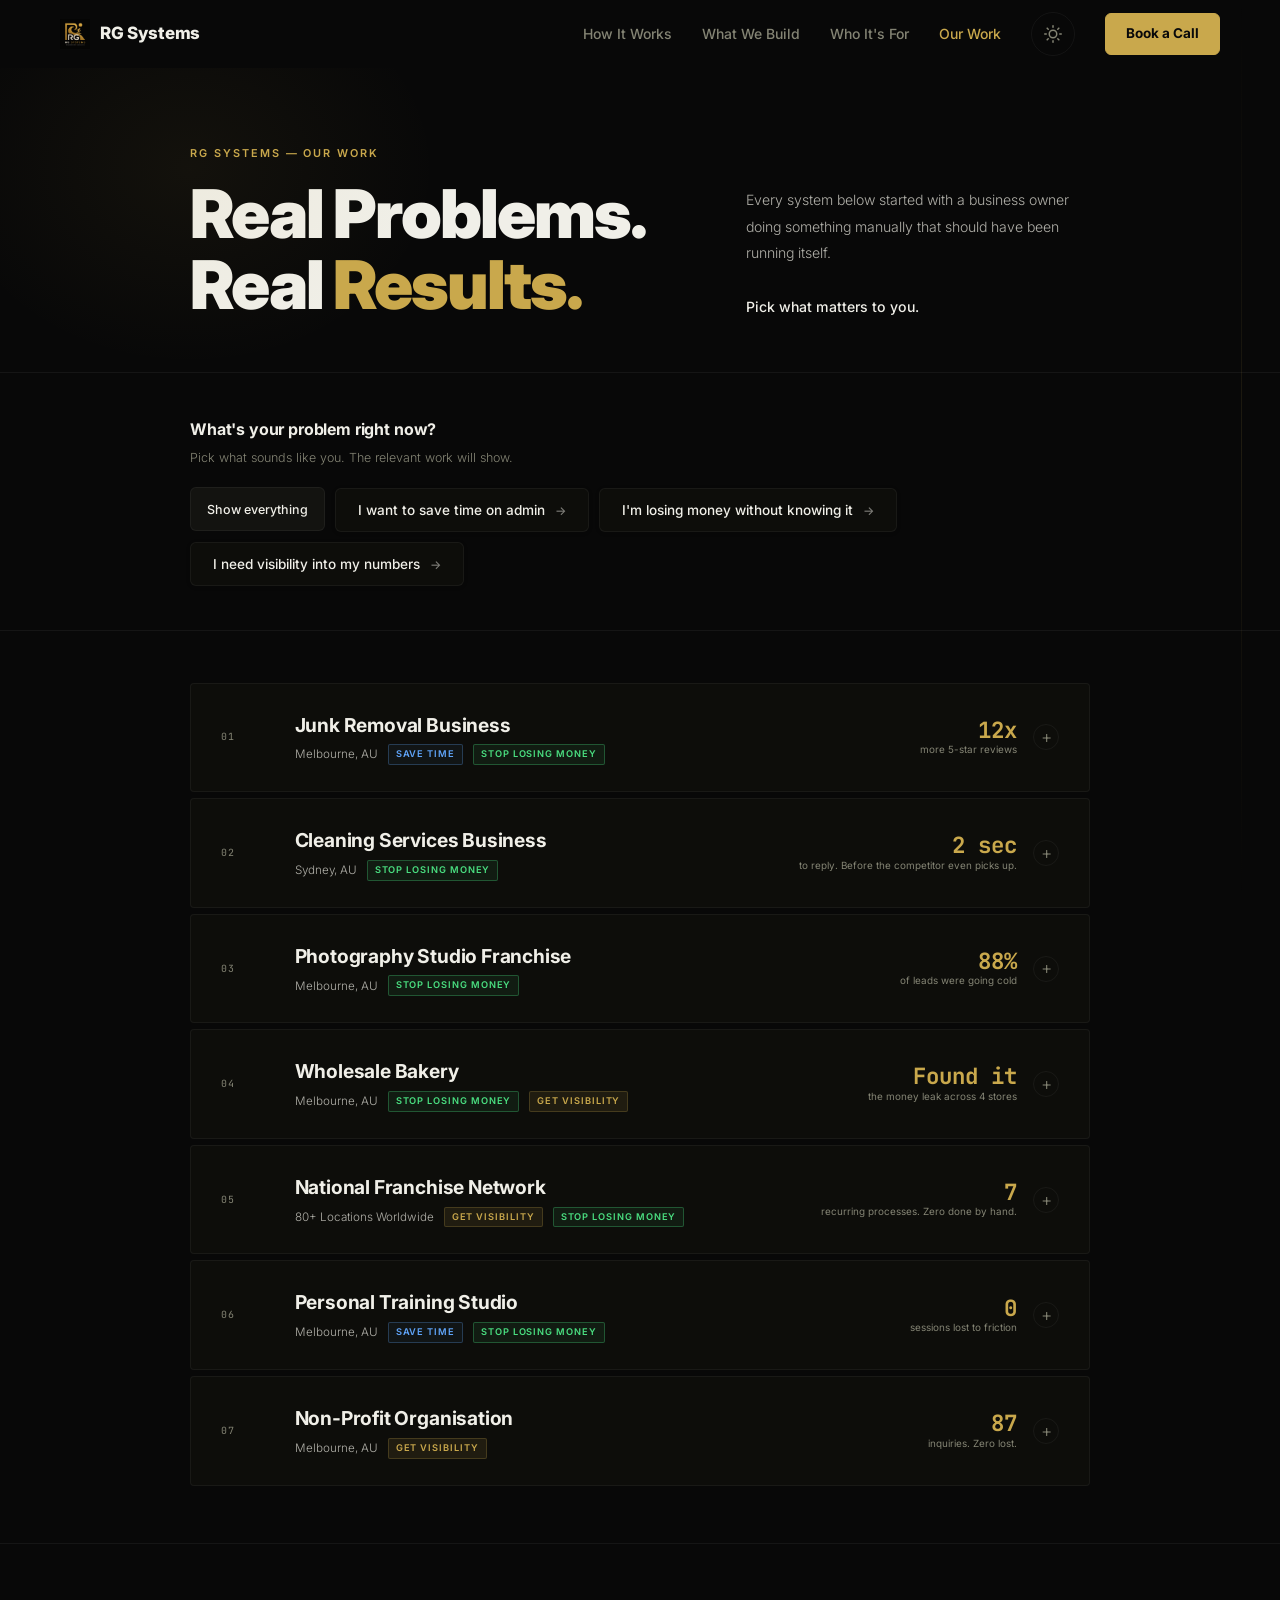
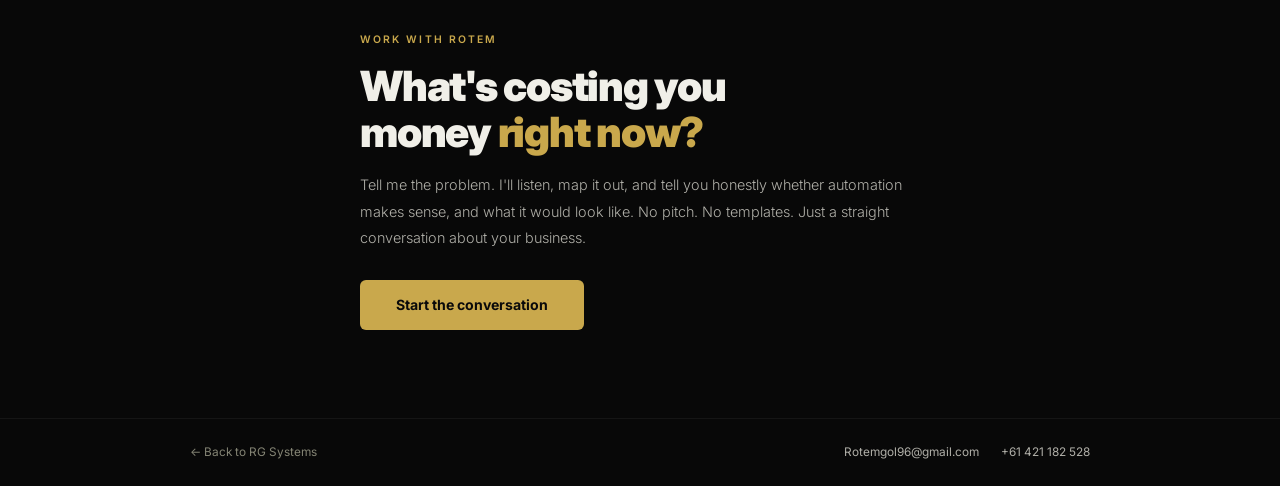
<file: portfolio/index.html>
<!DOCTYPE html>
<html lang="en" data-theme="dark">
<head>
<meta charset="UTF-8">
<meta name="viewport" content="width=device-width, initial-scale=1.0">
<title>Our Work | RG Systems</title>
<meta name="description" content="Real automation systems built for real businesses. See what RG Systems has delivered — and what it meant in time, money, and clarity.">
<link rel="preconnect" href="https://fonts.googleapis.com">
<link rel="preconnect" href="https://fonts.gstatic.com" crossorigin>
<link href="https://fonts.googleapis.com/css2?family=Inter:wght@300;400;500;600;700;800;900&family=JetBrains+Mono:wght@400;700&display=swap" rel="stylesheet">
<style>
  /* ── TOKENS ── */
  :root {
    --bg: #080808;
    --bg2: #0d0d0a;
    --bg3: #131310;
    --stat-bg: #05050a;
    --border: rgba(255,255,255,0.05);
    --accent: #c9a84c;
    --accent-dim: rgba(201,168,76,0.10);
    --accent-border: rgba(201,168,76,0.22);
    --red: #c0392b;
    --green: #4ade80;
    --text: #f0efe8;
    --muted: #848474;
    --muted2: #b0afa8;
    --max: 900px;
    --pad: clamp(24px, 6vw, 80px);
    --nav-h: 68px;
  }
  [data-theme="light"] {
    --bg: #f2efe6;
    --bg2: #faf8f2;
    --bg3: #f4f1e8;
    --stat-bg: #eae7de;
    --border: rgba(0,0,0,0.09);
    --accent: #7a5410;
    --accent-dim: rgba(138,96,16,0.08);
    --accent-border: rgba(138,96,16,0.3);
    --red: #dc2626;
    --green: #15803d;
    --text: #1c1a10;
    --muted: #58564a;
    --muted2: #3a3830;
  }

  *, *::before, *::after { box-sizing: border-box; margin: 0; padding: 0; }
  html { scroll-behavior: smooth; }
  body {
    background: var(--bg);
    color: var(--text);
    font-family: 'Inter', sans-serif;
    font-size: 16px;
    line-height: 1.6;
    overflow-x: hidden;
    padding-top: var(--nav-h);
  }
  a { color: inherit; text-decoration: none; }

  /* ── NAVBAR ── */
  #navbar {
    position: fixed;
    top: 0; left: 0; right: 0;
    z-index: 200;
    padding: 0 28px;
    transition: background 0.3s, box-shadow 0.3s;
  }
  #navbar.scrolled {
    background: rgba(8,8,8,0.90);
    backdrop-filter: blur(14px);
    -webkit-backdrop-filter: blur(14px);
    box-shadow: 0 1px 0 var(--border);
  }
  [data-theme="light"] #navbar.scrolled {
    background: rgba(242,239,230,0.92);
  }
  .nav-inner {
    max-width: 1160px;
    margin: 0 auto;
    height: var(--nav-h);
    display: flex;
    align-items: center;
    justify-content: space-between;
  }
  .nav-logo {
    display: flex; align-items: center; gap: 10px;
    font-size: 17px; font-weight: 800;
    letter-spacing: -0.01em; color: var(--text);
  }
  .logo-img { height: 30px; width: auto; }
  .nav-links {
    display: flex; align-items: center; gap: 30px;
  }
  .nav-links a:not(.btn) {
    font-size: 14px; font-weight: 500;
    color: var(--muted); transition: color 0.2s;
  }
  .nav-links a:not(.btn):hover { color: var(--text); }
  .nav-links a.active { color: var(--accent); }
  .theme-toggle {
    display: flex; align-items: center; justify-content: center;
    width: 44px; height: 44px; border-radius: 50%;
    background: none; border: 1px solid var(--border);
    cursor: pointer; color: var(--muted);
    transition: border-color 0.2s, color 0.2s;
    flex-shrink: 0;
  }
  .theme-toggle:hover { border-color: var(--accent-border); color: var(--accent); }
  [data-theme="dark"]  .icon-sun  { display: block; }
  [data-theme="dark"]  .icon-moon { display: none;  }
  [data-theme="light"] .icon-sun  { display: none;  }
  [data-theme="light"] .icon-moon { display: block; }
  .btn {
    display: inline-flex; align-items: center; justify-content: center;
    font-family: 'Inter', sans-serif; font-weight: 700;
    border-radius: 6px; cursor: pointer;
    transition: background 0.18s, border-color 0.18s, color 0.18s, transform 0.15s;
    border: 1px solid transparent; white-space: nowrap; text-decoration: none;
  }
  .btn-sm { padding: 9px 20px; font-size: 13.5px; }
  .btn-primary { background: var(--accent); color: #09090a; border-color: var(--accent); }
  .btn-primary:hover { opacity: 0.88; transform: translateY(-1px); }
  [data-theme="light"] .btn-primary { background: #5C4A0E; color: #fff; border-color: #5C4A0E; }
  [data-theme="light"] .btn-primary:hover { background: #4a3a08; }
  .nav-toggle {
    display: none; flex-direction: column;
    justify-content: center; gap: 5px;
    background: none; border: none; cursor: pointer; padding: 6px;
  }
  .nav-toggle span {
    display: block; width: 22px; height: 2px;
    background: var(--text); border-radius: 2px;
    transition: transform 0.3s, opacity 0.3s;
  }
  .nav-toggle.active span:nth-child(1) { transform: translateY(7px) rotate(45deg); }
  .nav-toggle.active span:nth-child(2) { opacity: 0; }
  .nav-toggle.active span:nth-child(3) { transform: translateY(-7px) rotate(-45deg); }

  /* ── VERTICAL ACCENT LINE ── */
  body::after {
    content: '';
    position: fixed; top: 0; right: clamp(14px,3vw,44px);
    width: 1px; height: 100vh;
    background: linear-gradient(to bottom, transparent 0%, rgba(201,168,76,0.06) 30%, rgba(201,168,76,0.12) 50%, rgba(201,168,76,0.06) 70%, transparent 100%);
    pointer-events: none;
  }

  /* ── PAGE HEADER ── */
  .page-header {
    border-bottom: 1px solid var(--border);
    padding: clamp(40px,6vw,80px) var(--pad) clamp(28px,4vw,56px);
    position: relative; overflow: hidden;
  }
  .page-header::before {
    content: '';
    position: absolute; top: -100px; left: -60px;
    width: 500px; height: 400px;
    background: radial-gradient(ellipse, rgba(201,168,76,0.06) 0%, transparent 70%);
    pointer-events: none;
  }
  .header-inner {
    max-width: var(--max); margin: 0 auto;
    display: grid; grid-template-columns: 1.2fr 0.8fr;
    gap: 40px; align-items: flex-end;
  }
  .header-eyebrow {
    font-size: 0.68rem; letter-spacing: 0.18em;
    text-transform: uppercase; color: var(--accent);
    font-weight: 600; margin-bottom: 16px;
  }
  h1 {
    font-weight: 900;
    font-size: clamp(2.2rem, 5.5vw, 4.2rem);
    line-height: 1.06; letter-spacing: -0.03em;
  }
  h1 em { font-style: normal; color: var(--accent); }
  .header-desc {
    color: var(--muted2); font-size: 0.88rem;
    line-height: 1.9; font-weight: 300;
  }
  .header-desc strong { color: var(--text); font-weight: 500; }

  /* ── FILTER ── */
  .filter-section {
    border-bottom: 1px solid var(--border);
    padding: clamp(24px,4vw,44px) var(--pad);
  }
  .filter-inner { max-width: var(--max); margin: 0 auto; }
  .filter-question {
    font-size: 1rem; font-weight: 700;
    color: var(--text); margin-bottom: 6px; letter-spacing: -0.01em;
  }
  .filter-hint {
    font-size: 0.78rem; color: var(--muted);
    font-weight: 300; margin-bottom: 20px;
  }
  .filter-btns { display: flex; gap: 10px; flex-wrap: wrap; }
  .filter-btn {
    display: inline-flex; align-items: center; gap: 10px;
    padding: 13px 22px;
    border: 1px solid var(--border);
    border-radius: 6px;
    background: var(--bg2);
    color: var(--text);
    font-family: 'Inter', sans-serif;
    font-size: 0.85rem; font-weight: 500;
    cursor: pointer; transition: all 0.18s;
    white-space: nowrap;
    box-shadow: 0 1px 4px rgba(0,0,0,0.14);
  }
  .filter-btn:hover {
    border-color: var(--accent);
    background: var(--accent-dim);
    color: var(--accent);
    transform: translateY(-2px);
    box-shadow: 0 4px 16px rgba(0,0,0,0.18);
  }
  .filter-btn.active {
    border-color: var(--accent);
    background: var(--accent-dim);
    color: var(--accent);
    box-shadow: 0 0 0 1px var(--accent), 0 4px 14px rgba(201,168,76,0.15);
    transform: translateY(-1px);
  }
  .filter-btn .arrow { font-size: 0.75rem; opacity: 0.5; transition: opacity 0.18s, transform 0.18s; }
  .filter-btn:hover .arrow, .filter-btn.active .arrow { opacity: 1; transform: translateX(2px); }
  .filter-btn[data-cat="all"] {
    background: transparent; color: var(--muted); box-shadow: none;
    font-size: 0.78rem; padding: 11px 16px;
  }
  .filter-btn[data-cat="all"].active {
    background: var(--bg3); color: var(--text);
    border-color: var(--border); box-shadow: none;
  }

  /* ── PROJECTS ── */
  .projects-section { padding: clamp(28px,4vw,56px) var(--pad); }
  .projects-inner { max-width: var(--max); margin: 0 auto; }

  .project-card {
    border: 1px solid var(--border);
    border-radius: 4px; background: var(--bg2);
    margin-bottom: 6px; cursor: pointer;
    transition: border-color 0.2s, opacity 0.3s, transform 0.2s;
    overflow: hidden;
  }
  .project-card:hover { border-color: var(--accent-border); transform: translateY(-1px); }
  .project-card.open { border-color: rgba(201,168,76,0.35); transform: none; }
  .project-card.hidden { opacity: 0.15; pointer-events: none; transform: none; }

  .card-header {
    display: grid; grid-template-columns: 48px 1fr auto;
    align-items: center; gap: clamp(12px,2vw,28px);
    padding: clamp(16px,2.5vw,26px) clamp(16px,3vw,30px);
    transition: background 0.2s;
  }
  .project-card:hover .card-header,
  .project-card.open .card-header { background: rgba(255,255,255,0.015); }
  [data-theme="light"] .project-card:hover .card-header,
  [data-theme="light"] .project-card.open .card-header { background: rgba(0,0,0,0.02); }

  .card-num {
    font-family: 'JetBrains Mono', monospace;
    font-size: 0.62rem; color: var(--muted); letter-spacing: 0.1em;
  }
  .card-info h2 {
    font-size: clamp(0.95rem,1.8vw,1.2rem);
    font-weight: 700; letter-spacing: -0.01em; margin-bottom: 4px;
  }
  .card-sub {
    font-size: 0.73rem; color: var(--muted2); font-weight: 300;
    display: flex; align-items: center; gap: 10px; flex-wrap: wrap;
  }
  .cat-badge {
    font-size: 0.58rem; letter-spacing: 0.1em;
    text-transform: uppercase; font-weight: 600;
    padding: 2px 7px; border-radius: 2px; border: 1px solid; white-space: nowrap;
  }
  .cat-badge.time    { color: #60a5fa; border-color: #60a5fa44; background: #60a5fa0d; }
  .cat-badge.revenue { color: var(--green); border-color: rgba(74,222,128,0.3); background: rgba(74,222,128,0.07); }
  .cat-badge.structure { color: var(--accent); border-color: var(--accent-border); background: var(--accent-dim); }
  [data-theme="light"] .cat-badge.time { color: #2563eb; border-color: #2563eb44; background: #2563eb0d; }
  [data-theme="light"] .cat-badge.revenue { color: #15803d; border-color: rgba(21,128,61,0.3); background: rgba(21,128,61,0.07); }

  .card-right { display: flex; align-items: center; gap: 16px; }
  .card-metric { text-align: right; }
  .card-metric-val {
    font-family: 'JetBrains Mono', monospace;
    font-size: clamp(1rem,2.2vw,1.4rem);
    font-weight: 700; color: var(--accent); line-height: 1;
  }
  .card-metric-lbl { font-size: 0.62rem; color: var(--muted); margin-top: 3px; line-height: 1.2; }
  .expand-icon {
    width: 26px; height: 26px; border: 1px solid var(--border);
    border-radius: 50%; display: flex; align-items: center; justify-content: center;
    color: var(--muted); font-size: 1.1rem; font-weight: 300;
    transition: all 0.3s; flex-shrink: 0;
  }
  .project-card.open .expand-icon {
    border-color: var(--accent); color: var(--accent);
    background: var(--accent-dim); transform: rotate(45deg);
  }

  /* ── CARD BODY ── */
  .card-body { display: none; border-top: 1px solid var(--border); }
  .card-body.open {
    display: block;
    animation: bodyIn 0.35s cubic-bezier(0.22,1,0.36,1) forwards;
  }
  @keyframes bodyIn {
    from { opacity: 0; transform: translateY(-6px); }
    to   { opacity: 1; transform: translateY(0); }
  }

  /* ── STAT BLOCK ── */
  .stat-block {
    display: grid; grid-template-columns: 1fr 60px 1fr;
    align-items: center; background: var(--stat-bg);
    border-bottom: 1px solid var(--border);
    padding: clamp(22px,3vw,38px) clamp(18px,3vw,38px);
  }
  .stat-state {
    font-size: 0.62rem; letter-spacing: 0.18em;
    text-transform: uppercase; font-weight: 700; margin-bottom: 10px;
  }
  .stat-side.before .stat-state { color: var(--red); }
  .stat-side.after  .stat-state { color: var(--green); }
  .stat-val {
    font-family: 'JetBrains Mono', monospace;
    font-size: clamp(1.8rem, 5vw, 3rem);
    font-weight: 700; line-height: 1; margin-bottom: 10px;
  }
  .stat-side.before .stat-val { color: var(--red); }
  .stat-side.after  .stat-val { color: var(--accent); text-shadow: 0 0 28px rgba(201,168,76,0.35); }
  [data-theme="light"] .stat-side.after .stat-val { text-shadow: 0 0 16px rgba(122,84,16,0.2); }
  .stat-desc { font-size: 0.78rem; color: var(--muted); font-weight: 300; line-height: 1.5; max-width: 280px; }
  .stat-arrow { text-align: center; font-size: 1.2rem; color: var(--muted); opacity: 0.4; font-weight: 300; }

  .card-body.open .stat-side.before { animation: statFade 0.4s ease 0.1s both; }
  .card-body.open .stat-arrow       { animation: statFade 0.3s ease 0.32s both; }
  .card-body.open .stat-side.after  { animation: statFade 0.4s ease 0.48s both; }
  @keyframes statFade {
    from { opacity: 0; transform: translateY(12px); }
    to   { opacity: 1; transform: translateY(0); }
  }

  /* ── VALUE BAR ── */
  .value-bar {
    display: flex; align-items: flex-start; gap: 14px;
    padding: 14px clamp(18px,3vw,38px);
    background: rgba(74,222,128,0.05);
    border-bottom: 1px solid rgba(74,222,128,0.12);
  }
  [data-theme="light"] .value-bar { background: rgba(21,128,61,0.06); border-color: rgba(21,128,61,0.16); }
  .value-bar-icon { font-size: 0.85rem; line-height: 1.7; flex-shrink: 0; }
  .value-bar-txt { font-size: 0.82rem; color: #a8d5b0; font-weight: 400; line-height: 1.65; }
  .value-bar-txt strong { color: #4ade80; font-weight: 600; }
  [data-theme="light"] .value-bar-txt { color: #2d5a3d; }
  [data-theme="light"] .value-bar-txt strong { color: #15803d; }
  .card-body.open .value-bar { animation: statFade 0.4s ease 0.65s both; }

  /* ── BODY TEXT ── */
  .body-text {
    display: grid; grid-template-columns: repeat(3,1fr);
    gap: 1px; background: var(--border);
    border-bottom: 1px solid var(--border);
  }
  .body-cell { background: var(--bg3); padding: clamp(16px,2.5vw,24px); }
  .cell-lbl {
    font-size: 0.6rem; letter-spacing: 0.18em;
    text-transform: uppercase; color: var(--accent);
    font-weight: 600; margin-bottom: 10px;
  }
  .cell-txt { font-size: 0.83rem; color: var(--muted2); line-height: 1.7; font-weight: 300; }
  .result-highlight {
    display: inline-block; margin-top: 10px;
    font-family: 'JetBrains Mono', monospace;
    font-size: 0.78rem; color: var(--green);
    font-weight: 700; letter-spacing: 0.02em;
  }

  /* ── CARD FOOTER ── */
  .card-footer {
    display: flex; align-items: center; justify-content: space-between;
    flex-wrap: wrap; gap: 12px;
    padding: 12px clamp(16px,3vw,30px);
    background: var(--bg3);
  }
  .tags { display: flex; gap: 6px; flex-wrap: wrap; }
  .tag {
    font-size: 0.6rem; letter-spacing: 0.07em;
    text-transform: uppercase; padding: 3px 9px;
    border-radius: 2px; font-weight: 500;
    border: 1px solid var(--border); color: var(--muted);
  }
  .tag.first { border-color: var(--accent-border); color: var(--accent); background: var(--accent-dim); }
  .visit-link {
    font-size: 0.7rem; color: var(--accent);
    text-decoration: none; font-weight: 500;
    border: 1px solid var(--accent-border);
    padding: 4px 12px; border-radius: 2px;
    background: var(--accent-dim); transition: all 0.2s; white-space: nowrap;
  }
  .visit-link:hover { opacity: 0.8; }
  .footer-right { display: flex; align-items: center; gap: 12px; }
  .client-name { font-size: 0.7rem; color: var(--muted); font-weight: 400; font-style: italic; }

  /* ── EMPTY STATE ── */
  .no-match { display: none; text-align: center; padding: 60px 20px; color: var(--muted); font-size: 0.9rem; }
  .no-match.visible { display: block; }

  /* ── CTA ── */
  .cta-section { border-top: 1px solid var(--border); padding: clamp(48px,7vw,88px) var(--pad); }
  .cta-inner { max-width: 560px; margin: 0 auto; }
  .cta-eyebrow { font-size: 0.65rem; letter-spacing: 0.2em; text-transform: uppercase; color: var(--accent); font-weight: 600; margin-bottom: 16px; }
  .cta-heading { font-weight: 900; font-size: clamp(1.6rem,4vw,2.6rem); line-height: 1.1; letter-spacing: -0.03em; margin-bottom: 16px; }
  .cta-heading em { font-style: normal; color: var(--accent); }
  .cta-body { color: var(--muted2); font-size: 0.9rem; line-height: 1.85; font-weight: 300; margin-bottom: 28px; }
  .cta-btn {
    display: inline-block; font-size: 0.88rem; font-weight: 700;
    color: #09090a; text-decoration: none;
    background: var(--accent); padding: 14px 36px;
    border-radius: 6px; transition: all 0.2s;
  }
  [data-theme="light"] .cta-btn { background: #5C4A0E; color: #fff; }
  .cta-btn:hover { opacity: 0.88; transform: translateY(-1px); box-shadow: 0 6px 24px rgba(201,168,76,0.25); }

  /* ── PAGE FOOTER ── */
  .page-footer { border-top: 1px solid var(--border); padding: 24px var(--pad); }
  .footer-inner {
    max-width: var(--max); margin: 0 auto;
    display: flex; justify-content: space-between;
    align-items: center; flex-wrap: wrap; gap: 14px;
  }
  .footer-links { display: flex; gap: 22px; flex-wrap: wrap; }
  .footer-link { color: var(--muted2); font-size: 0.74rem; text-decoration: none; transition: color 0.2s; }
  .footer-link:hover { color: var(--accent); }

  /* ── RESPONSIVE ── */
  @media (max-width: 768px) {
    .header-inner { grid-template-columns: 1fr; gap: 20px; }
    .card-header { grid-template-columns: 1fr auto; }
    .card-num { display: none; }
    .cat-badge { display: none; }
    .body-text { grid-template-columns: 1fr; }
    .stat-block { grid-template-columns: 1fr; gap: 20px; }
    .stat-arrow { text-align: left; font-size: 1.5rem; }
    .card-metric { display: none; }
    .filter-btns { gap: 8px; }
    .filter-btn { font-size: 0.78rem; padding: 9px 14px; }
    .nav-links { display: none; flex-direction: column; position: absolute; top: var(--nav-h); left: 0; right: 0; background: rgba(8,8,8,0.96); padding: 20px 28px; gap: 16px; }
    .nav-links.open { display: flex; }
    [data-theme="light"] .nav-links { background: rgba(242,239,230,0.97); }
    .nav-toggle { display: flex; }
  }
</style>
</head>
<body>

<!-- ── NAV ── -->
<nav id="navbar" aria-label="Main navigation">
  <div class="nav-inner">
    <a href="../" class="nav-logo">
      <img src="../assets/logo.png" alt="RG Systems logo" class="logo-img" onerror="this.style.display='none'">
      RG Systems
    </a>
    <div class="nav-links" id="nav-links">
      <a href="../#process">How It Works</a>
      <a href="../#services">What We Build</a>
      <a href="../#qualify">Who It's For</a>
      <a href="./" class="active">Our Work</a>
      <button class="theme-toggle" id="theme-toggle" aria-label="Toggle light/dark mode">
        <svg class="icon-sun" width="18" height="18" viewBox="0 0 24 24" fill="none" stroke="currentColor" stroke-width="2" stroke-linecap="round" stroke-linejoin="round" aria-hidden="true">
          <circle cx="12" cy="12" r="5"/>
          <line x1="12" y1="1" x2="12" y2="3"/><line x1="12" y1="21" x2="12" y2="23"/>
          <line x1="4.22" y1="4.22" x2="5.64" y2="5.64"/><line x1="18.36" y1="18.36" x2="19.78" y2="19.78"/>
          <line x1="1" y1="12" x2="3" y2="12"/><line x1="21" y1="12" x2="23" y2="12"/>
          <line x1="4.22" y1="19.78" x2="5.64" y2="18.36"/><line x1="18.36" y1="5.64" x2="19.78" y2="4.22"/>
        </svg>
        <svg class="icon-moon" width="18" height="18" viewBox="0 0 24 24" fill="none" stroke="currentColor" stroke-width="2" stroke-linecap="round" stroke-linejoin="round" aria-hidden="true">
          <path d="M21 12.79A9 9 0 1 1 11.21 3 7 7 0 0 0 21 12.79z"/>
        </svg>
      </button>
      <a href="../discovery-form.html" class="btn btn-primary btn-sm">Book a Call</a>
    </div>
    <button class="nav-toggle" id="nav-toggle" aria-label="Toggle menu" aria-expanded="false">
      <span></span><span></span><span></span>
    </button>
  </div>
</nav>

<!-- ── PAGE HEADER ── -->
<header class="page-header">
  <div class="header-inner">
    <div>
      <div class="header-eyebrow">RG Systems — Our Work</div>
      <h1>Real Problems.<br>Real <em>Results.</em></h1>
    </div>
    <div class="header-desc">
      Every system below started with a business owner doing something manually that should have been running itself.<br><br>
      <strong>Pick what matters to you.</strong>
    </div>
  </div>
</header>

<!-- ── FILTER ── -->
<div class="filter-section">
  <div class="filter-inner">
    <div class="filter-question">What's your problem right now?</div>
    <div class="filter-hint">Pick what sounds like you. The relevant work will show.</div>
    <div class="filter-btns">
      <button class="filter-btn active" data-cat="all">Show everything</button>
      <button class="filter-btn" data-cat="time">I want to save time on admin <span class="arrow">→</span></button>
      <button class="filter-btn" data-cat="revenue">I'm losing money without knowing it <span class="arrow">→</span></button>
      <button class="filter-btn" data-cat="structure">I need visibility into my numbers <span class="arrow">→</span></button>
    </div>
  </div>
</div>

<!-- ── PROJECTS ── -->
<div class="projects-section">
  <div class="projects-inner">
    <div id="projects-list"></div>
    <div class="no-match" id="no-match">No case studies in this category yet.</div>
  </div>
</div>

<!-- ── CTA ── -->
<section class="cta-section">
  <div class="cta-inner">
    <div class="cta-eyebrow">Work with Rotem</div>
    <h2 class="cta-heading">What's costing you<br>money <em>right now?</em></h2>
    <p class="cta-body">Tell me the problem. I'll listen, map it out, and tell you honestly whether automation makes sense, and what it would look like. No pitch. No templates. Just a straight conversation about your business.</p>
    <a href="https://mail.google.com/mail/?view=cm&to=Rotemgol96@gmail.com&su=I%20want%20to%20talk%20about%20my%20business&body=Hi%20Rotem%2C%0A%0AHere%27s%20what%27s%20costing%20me%20time%3A%0A" target="_blank" rel="noopener" class="cta-btn">Start the conversation</a>
  </div>
</section>

<!-- ── FOOTER ── -->
<footer class="page-footer">
  <div class="footer-inner">
    <a href="../" style="color:var(--muted);font-size:0.74rem;">← Back to RG Systems</a>
    <div class="footer-links">
      <a href="mailto:Rotemgol96@gmail.com" class="footer-link">Rotemgol96@gmail.com</a>
      <a href="tel:+61421182528" class="footer-link">+61 421 182 528</a>
    </div>
  </div>
</footer>

<script>
// ── THEME ──
(function() {
  const html = document.documentElement;
  const saved = localStorage.getItem('rg-theme') || 'dark';
  html.dataset.theme = saved;
})();

document.getElementById('theme-toggle').addEventListener('click', function() {
  const html = document.documentElement;
  const next = html.dataset.theme === 'dark' ? 'light' : 'dark';
  html.dataset.theme = next;
  localStorage.setItem('rg-theme', next);
});

// ── NAV SCROLL ──
window.addEventListener('scroll', function() {
  document.getElementById('navbar').classList.toggle('scrolled', window.scrollY > 10);
}, { passive: true });

// ── HAMBURGER ──
document.getElementById('nav-toggle').addEventListener('click', function() {
  this.classList.toggle('active');
  document.getElementById('nav-links').classList.toggle('open');
  this.setAttribute('aria-expanded', this.classList.contains('active'));
});

// ── PROJECTS ──
const projects = [
  {
    id: 'hoj',
    name: 'Junk Removal Business',
    realName: 'Hunks of Junk',
    subtitle: 'Melbourne, AU',
    website: 'https://hunksofjunk.com.au',
    categories: ['time', 'revenue'],
    metric: '12x',
    metricLbl: 'more 5-star reviews',
    statBefore: { val: '1–2', desc: 'Google reviews a month. Had to chase customers manually. Most of the time, nobody did.' },
    statAfter:  { val: '12+', desc: 'reviews a month, requested automatically the moment a job is complete. The business looks like the obvious choice.' },
    problem: 'The whole operation ran on WhatsApp and paper. No job tracking, invoices typed by hand, and 5-star reviews (the #1 driver of new bookings) were never asked for.',
    system: 'Full ops CRM with job scheduling, invoicing, clock-in/out, and automated Google Review requests triggered the moment each job is marked complete.',
    result: 'Reviews compounding. Credibility on Google growing every week. More inbound bookings, less chasing.',
    resultHighlight: 'Reputation on autopilot',
    valueNote: 'At <strong>$200+ a job</strong>, every booking driven by a new Google review goes straight to the bottom line. Reviews compound. So does the return.',
    tags: ['CRM', 'Invoicing', 'Automation', 'Review Engine'],
  },
  {
    id: 'mitry',
    name: 'Cleaning Services Business',
    realName: "Mitry's Cleaning",
    subtitle: 'Sydney, AU',
    website: 'https://mitryscleaning.com.au',
    categories: ['revenue'],
    metric: '2 sec',
    metricLbl: 'to reply. Before the competitor even picks up.',
    statBefore: { val: '4 hours', desc: 'average response time. The customer had already booked whoever called them first.' },
    statAfter:  { val: '2 sec',   desc: "Mitry's is in their inbox before they even think about searching for another option. Job won." },
    problem: 'Leads came in and sat for hours. By the time someone replied, the customer had already gone with whoever responded first. Revenue lost silently, every single day.',
    system: 'Speed to Lead automation: personalised reply the moment an enquiry lands, 24/7, plus a CRM to track every lead from first touch to signed job.',
    result: "First to respond = first to win the job. Mitry's is now the one calling back before the customer even starts comparing.",
    resultHighlight: 'First in. Every time.',
    valueNote: 'At <strong>$600 a job</strong>, every recovered lead is $600 in revenue that used to go straight to a competitor. Even one a week changes the month.',
    tags: ['Speed to Lead', 'CRM', 'Automation'],
  },
  {
    id: 'studio',
    name: 'Photography Studio Franchise',
    realName: 'Memory Block Studio',
    subtitle: 'Melbourne, AU',
    website: 'https://memoryblock-studio.com.au',
    categories: ['revenue'],
    metric: '88%',
    metricLbl: 'of leads were going cold',
    statBefore: { val: '88 leads', desc: 'out of every 100 went cold. Paid ads brought them in. No system converted them.' },
    statAfter:  { val: '0 wasted', desc: 'every lead classified and followed up automatically. The ad spend finally earns its return.' },
    problem: "Spending on ads, getting 100 leads a month, and converting 12. The other 88 weren't bad leads. Nobody was following up.",
    system: 'Automated lead pipeline: classifies hot vs cold the moment an enquiry arrives, then triggers the right follow-up sequence. No manual sorting.',
    result: 'Every lead touched. Ad spend earning. Sales team only deals with warm conversations.',
    resultHighlight: 'Ad spend finally converting',
    valueNote: 'Paid-for leads that go cold are the most expensive kind. Every one converted is revenue the business already paid to attract.',
    tags: ['Lead Automation', 'Classification', 'Email Sequences'],
  },
  {
    id: 'baked',
    name: 'Wholesale Bakery',
    realName: 'Baked for Sofia',
    subtitle: 'Melbourne, AU',
    website: 'https://www.bakedforsofia.com',
    categories: ['revenue', 'structure'],
    metric: 'Found it',
    metricLbl: 'the money leak across 4 stores',
    statBefore: { val: 'Blind',   desc: "to waste and margin loss across 4 stores. Just a gut feeling that something wasn't adding up." },
    statAfter:  { val: 'Visible', desc: 'exactly which store, which product, which day is bleeding margin, and by how much.' },
    problem: "Four stores, scattered spreadsheets, 3+ hours every Monday trying to piece together what happened last week. The leak was real. Management just couldn't see it.",
    system: 'Weekly analytics pipeline that pulls data from all locations and delivers a clear, decision-ready report every Monday at 8am.',
    result: "The leak became visible. Once you can see it, you can fix it. Management now acts on data, not gut feeling.",
    resultHighlight: 'Stop guessing. Start fixing.',
    valueNote: "Up to <strong>$12,000 a year</strong> in waste that was bleeding out unnoticed across locations. Now it's visible. Now it's fixable.",
    tags: ['Data Analytics', 'Reporting', 'Waste Management'],
  },
  {
    id: 'memblock',
    name: 'National Franchise Network',
    realName: 'Memory Block',
    subtitle: '80+ Locations Worldwide',
    website: 'https://memoryblock.com.au',
    categories: ['structure', 'revenue'],
    metric: '7',
    metricLbl: 'recurring processes. Zero done by hand.',
    statBefore: { val: 'Manual',    desc: '7 different recurring tasks managed by people across 80+ locations. Contracts expiring. Stock going untracked. Reports built from scratch. Franchise inquiries sitting in inboxes.' },
    statAfter:  { val: 'Automated', desc: 'every process runs itself. Alerts fire, reports generate, stock updates, inquiries get handled. The network manages itself.' },
    problem: '80+ franchise locations with no central operations system. Contracts expired unnoticed. Stock was tracked manually. Monthly reports took hours to build. Inbound franchise inquiries sat without a response. Seven different recurring tasks, all depending on someone remembering.',
    system: 'A full operations brain built in n8n: inventory tracking, 7 automated alert types (contracts, holidays, deadlines), monthly per-location performance reports, and franchise inquiry handling. Plus a technical support system in development that answers printer troubleshooting questions at any hour instead of waking a technician.',
    result: 'The entire network runs from one system. Every location gets the same standard of management. Nobody chases paperwork. Nobody misses a deadline. The business scales without adding headcount.',
    resultHighlight: 'One system. 80+ locations. Zero manual.',
    valueNote: 'Up to <strong>$13,000 a year</strong> in recovered admin hours and avoided exposure across contracts, stock, and franchise operations.',
    tags: ['n8n Automations', 'Inventory', 'Franchise Ops', 'Alerts', 'Reporting'],
  },
  {
    id: 'complex',
    name: 'Personal Training Studio',
    realName: 'COMPLEX Fitness',
    subtitle: 'Melbourne, AU',
    website: null,
    categories: ['time', 'revenue'],
    metric: '0',
    metricLbl: 'sessions lost to friction',
    statBefore: { val: '15 min', desc: 'of WhatsApp back-and-forth to book one session. Some clients gave up. Revenue walked out silently.' },
    statAfter:  { val: 'Instant', desc: 'clients book themselves in 30 seconds. No friction, no conflicts, no lost sessions.' },
    problem: 'Every session required 15 minutes of WhatsApp to confirm. Some clients gave up halfway through. Double bookings happened. Every bit of friction was costing income.',
    system: 'Custom scheduling app: coach sets availability, clients self-book in real time. Conflict prevention built in. No back-and-forth, no confusion.',
    result: 'Less friction = more sessions booked. Every session that used to fall through now converts.',
    resultHighlight: 'Friction out. Revenue in.',
    valueNote: 'For the first time, the business runs on real numbers. <strong>Cashflow is visible before the week starts</strong>. He knows exactly who is signed in, what\'s coming in, and where the gaps are.',
    tags: ['Scheduling App', 'Supabase', 'React'],
  },
  {
    id: 'jafi',
    name: 'Non-Profit Organisation',
    realName: 'Jewish Agency Australia',
    subtitle: 'Melbourne, AU',
    website: 'https://dynamic-raindrop-29b23f.netlify.app',
    categories: ['structure'],
    metric: '87',
    metricLbl: 'inquiries. Zero lost.',
    statBefore: { val: 'No system', desc: '87 campaign inquiries, one general inbox, no routing, no follow-up process. The team was overwhelmed.' },
    statAfter:  { val: 'Organized', desc: 'every submission lands in the right place, gets acknowledged, and is tracked from first contact to resolution.' },
    problem: 'A campaign ran, 87 people responded, and everything landed in a shared inbox with no structure behind it. No one knew who was handling what. Things slipped.',
    system: 'Dedicated landing pages with automated intake routing. Every submission acknowledged instantly and tracked through a clear follow-up path. The team always knows where each person stands.',
    result: 'The organization can now run campaigns knowing the back end will handle it. Nothing falls through. Every person who reaches out feels it.',
    resultHighlight: 'From chaos to clarity.',
    valueNote: 'For a non-profit, being organized is the product. Every person who reached out and actually heard back is a relationship that could turn into years of involvement.',
    tags: ['Landing Pages', 'Intake Automation', 'CRM'],
  },
];

const catLabels = { time: 'Save Time', revenue: 'Stop Losing Money', structure: 'Get Visibility' };

function renderProjects() {
  const list = document.getElementById('projects-list');
  list.innerHTML = projects.map((p, i) => {
    const badges = p.categories.map(c => `<span class="cat-badge ${c}">${catLabels[c]}</span>`).join('');
    const websiteLink = p.website
      ? `<a class="visit-link" href="${p.website}" target="_blank" rel="noopener" onclick="event.stopPropagation()">Visit site →</a>`
      : '';
    return `
      <div class="project-card" data-id="${p.id}" data-cats="${p.categories.join(',')}" data-idx="${i}" onclick="toggleCard(${i})">
        <div class="card-header">
          <div class="card-num">0${i+1}</div>
          <div class="card-info">
            <h2>${p.name}</h2>
            <div class="card-sub"><span>${p.subtitle}</span>${badges}</div>
          </div>
          <div class="card-right">
            <div class="card-metric">
              <div class="card-metric-val">${p.metric}</div>
              <div class="card-metric-lbl">${p.metricLbl}</div>
            </div>
            <div class="expand-icon">+</div>
          </div>
        </div>
        <div class="card-body" id="body-${i}">
          <div class="stat-block">
            <div class="stat-side before">
              <div class="stat-state">Before</div>
              <div class="stat-val">${p.statBefore.val}</div>
              <div class="stat-desc">${p.statBefore.desc}</div>
            </div>
            <div class="stat-arrow">→</div>
            <div class="stat-side after">
              <div class="stat-state">After</div>
              <div class="stat-val">${p.statAfter.val}</div>
              <div class="stat-desc">${p.statAfter.desc}</div>
            </div>
          </div>
          ${p.valueNote ? `<div class="value-bar"><span class="value-bar-icon">$</span><span class="value-bar-txt">${p.valueNote}</span></div>` : ''}
          <div class="body-text">
            <div class="body-cell"><div class="cell-lbl">The Problem</div><div class="cell-txt">${p.problem}</div></div>
            <div class="body-cell"><div class="cell-lbl">The System</div><div class="cell-txt">${p.system}</div></div>
            <div class="body-cell"><div class="cell-lbl">The Result</div><div class="cell-txt">${p.result}</div><div class="result-highlight">${p.resultHighlight}</div></div>
          </div>
          <div class="card-footer">
            <div class="tags">${p.tags.map((t,ti) => `<span class="tag${ti===0?' first':''}">${t}</span>`).join('')}</div>
            <div class="footer-right">
              ${p.realName ? `<span class="client-name">${p.realName}</span>` : ''}
              ${websiteLink}
            </div>
          </div>
        </div>
      </div>`;
  }).join('');
}

function toggleCard(i) {
  const card = document.querySelector(`[data-idx="${i}"]`);
  const body = document.getElementById(`body-${i}`);
  const isOpen = body.classList.contains('open');
  document.querySelectorAll('.card-body.open').forEach(b => b.classList.remove('open'));
  document.querySelectorAll('.project-card.open').forEach(c => c.classList.remove('open'));
  if (!isOpen) {
    body.classList.add('open');
    card.classList.add('open');
    setTimeout(() => {
      const rect = card.getBoundingClientRect();
      if (rect.top < 80) window.scrollTo({ top: window.scrollY + rect.top - 100, behavior: 'smooth' });
    }, 100);
  }
}

document.querySelectorAll('.filter-btn').forEach(btn => {
  btn.addEventListener('click', () => {
    const cat = btn.dataset.cat;
    document.querySelectorAll('.filter-btn').forEach(b => b.classList.remove('active'));
    btn.classList.add('active');
    document.querySelectorAll('.card-body.open').forEach(b => b.classList.remove('open'));
    document.querySelectorAll('.project-card.open').forEach(c => c.classList.remove('open'));
    let count = 0;
    document.querySelectorAll('.project-card').forEach(card => {
      const match = cat === 'all' || card.dataset.cats.includes(cat);
      card.classList.toggle('hidden', !match);
      if (match) count++;
    });
    document.getElementById('no-match').classList.toggle('visible', count === 0);
  });
});

renderProjects();
</script>
</body>
</html>
</file>
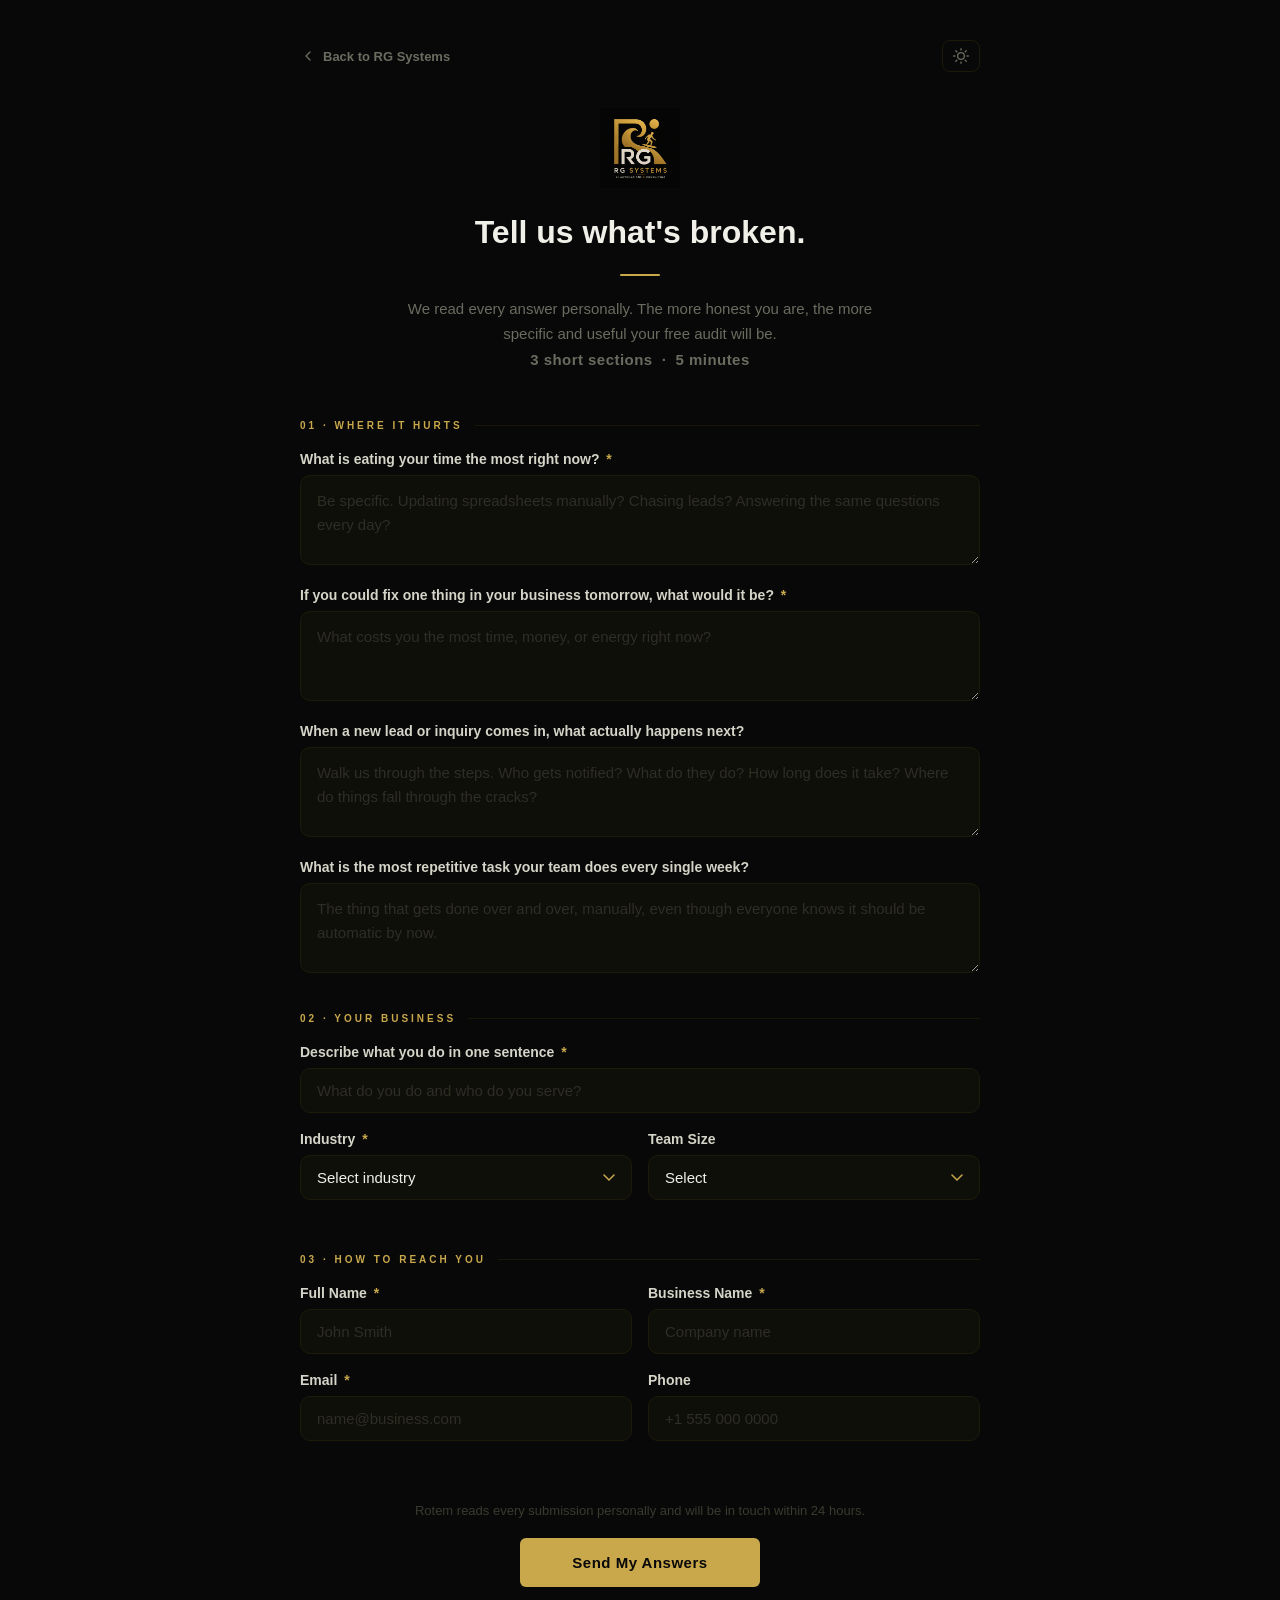
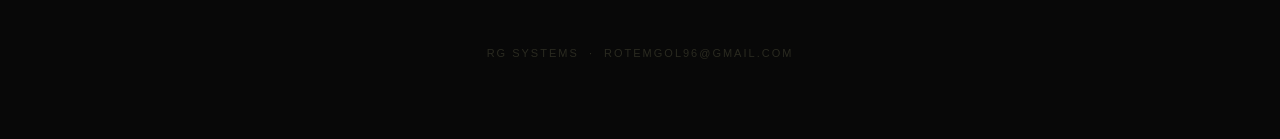
<file: discovery-form.html>
<!DOCTYPE html>
<html lang="en" dir="ltr" data-theme="dark">
<head>
  <meta charset="UTF-8" />
  <meta name="viewport" content="width=device-width, initial-scale=1.0" />
  <title>Business Discovery | RG Systems</title>
  <style>
    * { box-sizing: border-box; margin: 0; padding: 0; }

    /* ---- Theme variables ---- */
    :root {
      --f-bg:          #080808;
      --f-text:        #f0efe8;
      --f-muted:       #6b6b60;
      --f-label:       #d4d4c8;
      --f-input-bg:    #0f0f0a;
      --f-border:      #1e1a0a;
      --f-placeholder: #2e2e24;
      --f-line:        #1a1608;
      --f-cb-hover:    #141208;
      --f-note:        #3a3a30;
      --f-footer:      #2a2a20;
      --f-back:        #6b6b60;
      --f-err-bg:      #150a0a;
      --f-err-border:  #8a3030;
      --f-err-text:    #c06060;
      --gold:          #c9a84c;
    }

    [data-theme="light"] {
      --f-bg:          #f2efe6;
      --f-text:        #1a1a14;
      --f-muted:       #6b6660;
      --f-label:       #2a2a24;
      --f-input-bg:    #ffffff;
      --f-border:      #d4d0c4;
      --f-placeholder: #aaa898;
      --f-line:        #d4d0c4;
      --f-cb-hover:    #f5f3ed;
      --f-note:        #8a8870;
      --f-footer:      #9a9880;
      --f-back:        #8a8870;
      --f-err-bg:      #fef2f2;
      --f-err-border:  #c06060;
      --f-err-text:    #8a3030;
    }

    body {
      font-family: 'Segoe UI', 'Arial', sans-serif;
      background: var(--f-bg);
      color: var(--f-text);
      min-height: 100vh;
      padding: 40px 20px 80px;
      transition: background 0.25s, color 0.25s;
    }

    .container { max-width: 680px; margin: 0 auto; }

    /* Top bar: back link + theme toggle */
    .top-bar {
      display: flex;
      align-items: center;
      justify-content: space-between;
      margin-bottom: 36px;
    }

    .back-link {
      display: inline-flex;
      align-items: center;
      gap: 7px;
      font-size: 13px;
      font-weight: 600;
      color: var(--f-back);
      text-decoration: none;
      transition: color 0.2s;
    }
    .back-link:hover { color: var(--gold); }
    .back-link svg { flex-shrink: 0; }

    .theme-toggle {
      background: none;
      border: 1px solid var(--f-border);
      border-radius: 8px;
      padding: 7px 10px;
      cursor: pointer;
      color: var(--f-muted);
      display: flex;
      align-items: center;
      transition: border-color 0.2s, color 0.2s;
    }
    .theme-toggle:hover { border-color: var(--gold); color: var(--gold); }

    [data-theme="dark"]  .icon-sun  { display: block; }
    [data-theme="dark"]  .icon-moon { display: none; }
    [data-theme="light"] .icon-sun  { display: none; }
    [data-theme="light"] .icon-moon { display: block; }

    /* Header */
    .header {
      text-align: center;
      margin-bottom: 48px;
    }

    .logo {
      margin-bottom: 24px;
      display: flex;
      justify-content: center;
    }
    .logo img { height: 80px; width: auto; }

    .header h1 {
      font-size: 32px;
      font-weight: 700;
      color: var(--f-text);
      margin-bottom: 12px;
      line-height: 1.3;
    }

    .header p {
      font-size: 15px;
      color: var(--f-muted);
      line-height: 1.7;
      max-width: 480px;
      margin: 0 auto;
    }

    .divider {
      width: 40px;
      height: 2px;
      background: var(--gold);
      margin: 20px auto;
      border-radius: 1px;
    }

    .header-note {
      margin-top: 16px;
      font-size: 12px;
      font-weight: 600;
      color: var(--gold);
      letter-spacing: 0.03em;
    }

    /* Section */
    .section { margin-bottom: 36px; }

    .section-label {
      font-size: 10px;
      font-weight: 700;
      letter-spacing: 3px;
      text-transform: uppercase;
      color: var(--gold);
      margin-bottom: 20px;
      display: flex;
      align-items: center;
      gap: 12px;
    }
    .section-label::after {
      content: '';
      flex: 1;
      height: 1px;
      background: var(--f-line);
    }

    /* Field */
    .field { margin-bottom: 18px; }

    label {
      display: block;
      font-size: 14px;
      font-weight: 600;
      color: var(--f-label);
      margin-bottom: 8px;
    }
    label .required { color: var(--gold); margin-left: 3px; }

    input[type="text"],
    input[type="email"],
    input[type="tel"],
    select,
    textarea {
      width: 100%;
      background: var(--f-input-bg);
      border: 1px solid var(--f-border);
      border-radius: 10px;
      padding: 13px 16px;
      font-size: 15px;
      color: var(--f-text);
      font-family: inherit;
      transition: border-color 0.2s, box-shadow 0.2s, background 0.25s, color 0.25s;
      outline: none;
      direction: ltr;
    }
    input[type="text"]:focus,
    input[type="email"]:focus,
    input[type="tel"]:focus,
    select:focus,
    textarea:focus {
      border-color: var(--gold);
      box-shadow: 0 0 0 3px rgba(201, 168, 76, 0.12);
    }
    input::placeholder, textarea::placeholder { color: var(--f-placeholder); }

    select {
      appearance: none;
      cursor: pointer;
      background-image: url("data:image/svg+xml,%3Csvg xmlns='http://www.w3.org/2000/svg' width='12' height='8' viewBox='0 0 12 8'%3E%3Cpath d='M1 1l5 5 5-5' stroke='%23c9a84c' stroke-width='1.5' fill='none' stroke-linecap='round'/%3E%3C/svg%3E");
      background-repeat: no-repeat;
      background-position: right 16px center;
      padding-right: 40px;
    }
    textarea { resize: vertical; min-height: 90px; line-height: 1.6; }

    /* Two-col row */
    .row-2 {
      display: grid;
      grid-template-columns: 1fr 1fr;
      gap: 16px;
    }

    /* Submit */
    .submit-section {
      margin-top: 44px;
      text-align: center;
    }
    .submit-note {
      font-size: 13px;
      color: var(--f-note);
      margin-bottom: 20px;
    }
    button[type="submit"] {
      background: var(--gold);
      color: #080808;
      border: none;
      border-radius: 6px;
      padding: 16px 52px;
      font-size: 15px;
      font-weight: 700;
      cursor: pointer;
      transition: background 0.2s, transform 0.1s;
      letter-spacing: 0.5px;
    }
    button[type="submit"]:hover  { background: #e8c96a; transform: translateY(-1px); }
    button[type="submit"]:active { transform: translateY(0); }
    button[type="submit"]:disabled {
      background: var(--f-border);
      color: var(--f-muted);
      cursor: not-allowed;
      transform: none;
    }
    [data-theme="light"] button[type="submit"] { background: #5C4A0E; color: #ffffff; }
    [data-theme="light"] button[type="submit"]:hover { background: #4a3a08; }

    /* Success */
    .success-screen {
      display: none;
      text-align: center;
      padding: 60px 20px;
    }
    .success-icon {
      width: 64px; height: 64px;
      border: 2px solid var(--gold);
      border-radius: 50%;
      display: flex; align-items: center; justify-content: center;
      margin: 0 auto 24px;
      font-size: 28px; color: var(--gold);
    }
    .success-screen h2 { font-size: 26px; font-weight: 700; color: var(--f-text); margin-bottom: 12px; }
    .success-screen p  { color: var(--f-muted); font-size: 16px; line-height: 1.7; }

    /* Error */
    .error-msg {
      display: none;
      background: var(--f-err-bg);
      border: 1px solid var(--f-err-border);
      border-radius: 8px;
      padding: 12px 16px;
      color: var(--f-err-text);
      font-size: 13px;
      margin-top: 12px;
    }

    .footer {
      text-align: center;
      margin-top: 60px;
      font-size: 11px;
      color: var(--f-footer);
      letter-spacing: 2px;
      text-transform: uppercase;
    }

    @media (max-width: 600px) {
      .row-2 { grid-template-columns: 1fr; }
      .header h1 { font-size: 26px; }
    }
  </style>
</head>
<body>
  <div class="container">

    <div class="top-bar">
      <a href="index.html" class="back-link">
        <svg width="16" height="16" viewBox="0 0 24 24" fill="none" stroke="currentColor" stroke-width="2" stroke-linecap="round" stroke-linejoin="round"><polyline points="15 18 9 12 15 6"/></svg>
        Back to RG Systems
      </a>
      <button class="theme-toggle" id="theme-toggle" aria-label="Toggle light/dark mode">
        <svg class="icon-sun" width="16" height="16" viewBox="0 0 24 24" fill="none" stroke="currentColor" stroke-width="2" stroke-linecap="round" stroke-linejoin="round" aria-hidden="true">
          <circle cx="12" cy="12" r="5"/>
          <line x1="12" y1="1" x2="12" y2="3"/><line x1="12" y1="21" x2="12" y2="23"/>
          <line x1="4.22" y1="4.22" x2="5.64" y2="5.64"/><line x1="18.36" y1="18.36" x2="19.78" y2="19.78"/>
          <line x1="1" y1="12" x2="3" y2="12"/><line x1="21" y1="12" x2="23" y2="12"/>
          <line x1="4.22" y1="19.78" x2="5.64" y2="18.36"/><line x1="18.36" y1="5.64" x2="19.78" y2="4.22"/>
        </svg>
        <svg class="icon-moon" width="16" height="16" viewBox="0 0 24 24" fill="none" stroke="currentColor" stroke-width="2" stroke-linecap="round" stroke-linejoin="round" aria-hidden="true">
          <path d="M21 12.79A9 9 0 1 1 11.21 3 7 7 0 0 0 21 12.79z"/>
        </svg>
      </button>
    </div>

    <div class="header">
      <div class="logo"><img src="assets/logo.png" alt="RG Systems"></div>
      <h1>Tell us what's broken.</h1>
      <div class="divider"></div>
      <p>We read every answer personally. The more honest you are, the more specific and useful your free audit will be.</p>
      <p class="header-note">3 short sections &nbsp;·&nbsp; 5 minutes</p>
    </div>

    <form id="discoveryForm">

      <!-- Section 1: Pain -->
      <div class="section">
        <div class="section-label">01 · Where It Hurts</div>

        <div class="field">
          <label>What is eating your time the most right now? <span class="required">*</span></label>
          <textarea name="time_sink" placeholder="Be specific. Updating spreadsheets manually? Chasing leads? Answering the same questions every day?" required></textarea>
        </div>

        <div class="field">
          <label>If you could fix one thing in your business tomorrow, what would it be? <span class="required">*</span></label>
          <textarea name="biggest_frustration" placeholder="What costs you the most time, money, or energy right now?" required></textarea>
        </div>

        <div class="field">
          <label>When a new lead or inquiry comes in, what actually happens next?</label>
          <textarea name="lead_process" placeholder="Walk us through the steps. Who gets notified? What do they do? How long does it take? Where do things fall through the cracks?"></textarea>
        </div>

        <div class="field">
          <label>What is the most repetitive task your team does every single week?</label>
          <textarea name="repetitive_task" placeholder="The thing that gets done over and over, manually, even though everyone knows it should be automatic by now."></textarea>
        </div>
      </div>

      <!-- Section 2: Business context -->
      <div class="section">
        <div class="section-label">02 · Your Business</div>

        <div class="field">
          <label>Describe what you do in one sentence <span class="required">*</span></label>
          <input type="text" name="business_description" placeholder="What do you do and who do you serve?" required />
        </div>

        <div class="row-2">
          <div class="field">
            <label>Industry <span class="required">*</span></label>
            <select name="industry" required>
              <option value="" disabled selected>Select industry</option>
              <option value="real_estate">Real Estate</option>
              <option value="health">Health / Clinic / Medical</option>
              <option value="ecommerce">eCommerce / Retail</option>
              <option value="services">Professional Services</option>
              <option value="food">Food and Beverage</option>
              <option value="education">Education / Coaching</option>
              <option value="construction">Construction</option>
              <option value="finance">Finance / Insurance</option>
              <option value="marketing">Marketing / Agency</option>
              <option value="tech">Technology / SaaS</option>
              <option value="other">Other</option>
            </select>
          </div>
          <div class="field">
            <label>Team Size</label>
            <select name="team_size">
              <option value="" disabled selected>Select</option>
              <option value="1">Just me</option>
              <option value="2-5">2 to 5</option>
              <option value="6-15">6 to 15</option>
              <option value="16-50">16 to 50</option>
              <option value="50+">50+</option>
            </select>
          </div>
        </div>
      </div>

      <!-- Section 3: Contact -->
      <div class="section">
        <div class="section-label">03 · How to Reach You</div>

        <div class="row-2">
          <div class="field">
            <label>Full Name <span class="required">*</span></label>
            <input type="text" name="full_name" placeholder="John Smith" required />
          </div>
          <div class="field">
            <label>Business Name <span class="required">*</span></label>
            <input type="text" name="business_name" placeholder="Company name" required />
          </div>
        </div>

        <div class="row-2">
          <div class="field">
            <label>Email <span class="required">*</span></label>
            <input type="email" name="email" placeholder="name@business.com" required />
          </div>
          <div class="field">
            <label>Phone</label>
            <input type="tel" name="phone" placeholder="+1 555 000 0000" />
          </div>
        </div>
      </div>

      <!-- Submit -->
      <div class="submit-section">
        <p class="submit-note">Rotem reads every submission personally and will be in touch within 24 hours.</p>
        <button type="submit" id="submitBtn">Send My Answers</button>
        <div class="error-msg" id="errorMsg">Something went wrong. Please try again or email us directly.</div>
      </div>

    </form>

    <!-- Success screen -->
    <div class="success-screen" id="successScreen">
      <div class="success-icon">✓</div>
      <h2>Got it!</h2>
      <p>Thank you for taking the time to fill this out.<br />Rotem will get back to you within 24 hours.</p>
    </div>

    <div class="footer">RG Systems &nbsp;·&nbsp; rotemgol96@gmail.com</div>
  </div>

  <script>
    // ---- Skip intro when navigating back to homepage ----
    document.querySelector('.back-link').addEventListener('click', () => {
      sessionStorage.setItem('rg-skip-intro', '1');
    });

    // ---- Theme ----
    (function () {
      const html = document.documentElement;
      const btn  = document.getElementById('theme-toggle');
      const saved = localStorage.getItem('rg-theme') || 'dark';
      html.dataset.theme = saved;

      btn.addEventListener('click', () => {
        const next = html.dataset.theme === 'dark' ? 'light' : 'dark';
        html.dataset.theme = next;
        localStorage.setItem('rg-theme', next);
      });
    })();

    // ---- Form submit ----
    const WEBHOOK_URL = 'https://rotemgol.app.n8n.cloud/webhook/98a8380f-3c07-4af1-a46c-391316385a6b';

    document.getElementById('discoveryForm').addEventListener('submit', async function (e) {
      e.preventDefault();

      const btn      = document.getElementById('submitBtn');
      const errorMsg = document.getElementById('errorMsg');
      btn.disabled   = true;
      btn.textContent = 'Sending...';
      errorMsg.style.display = 'none';

      const formData = new FormData(this);
      const data = {};
      for (const [key, value] of formData.entries()) {
        data[key] = value;
      }
      data.submitted_at  = new Date().toISOString();
      data.form_language = 'en';
      data.form_version  = '2.0';

      try {
        await fetch(WEBHOOK_URL, {
          method: 'POST',
          headers: { 'Content-Type': 'application/json' },
          body: JSON.stringify(data)
        });

        document.getElementById('discoveryForm').style.display = 'none';
        document.getElementById('successScreen').style.display = 'block';
        window.scrollTo({ top: 0, behavior: 'smooth' });

      } catch (err) {
        errorMsg.style.display = 'block';
        btn.disabled = false;
        btn.textContent = 'Send My Answers';
      }
    });
  </script>
</body>
</html>
</file>
